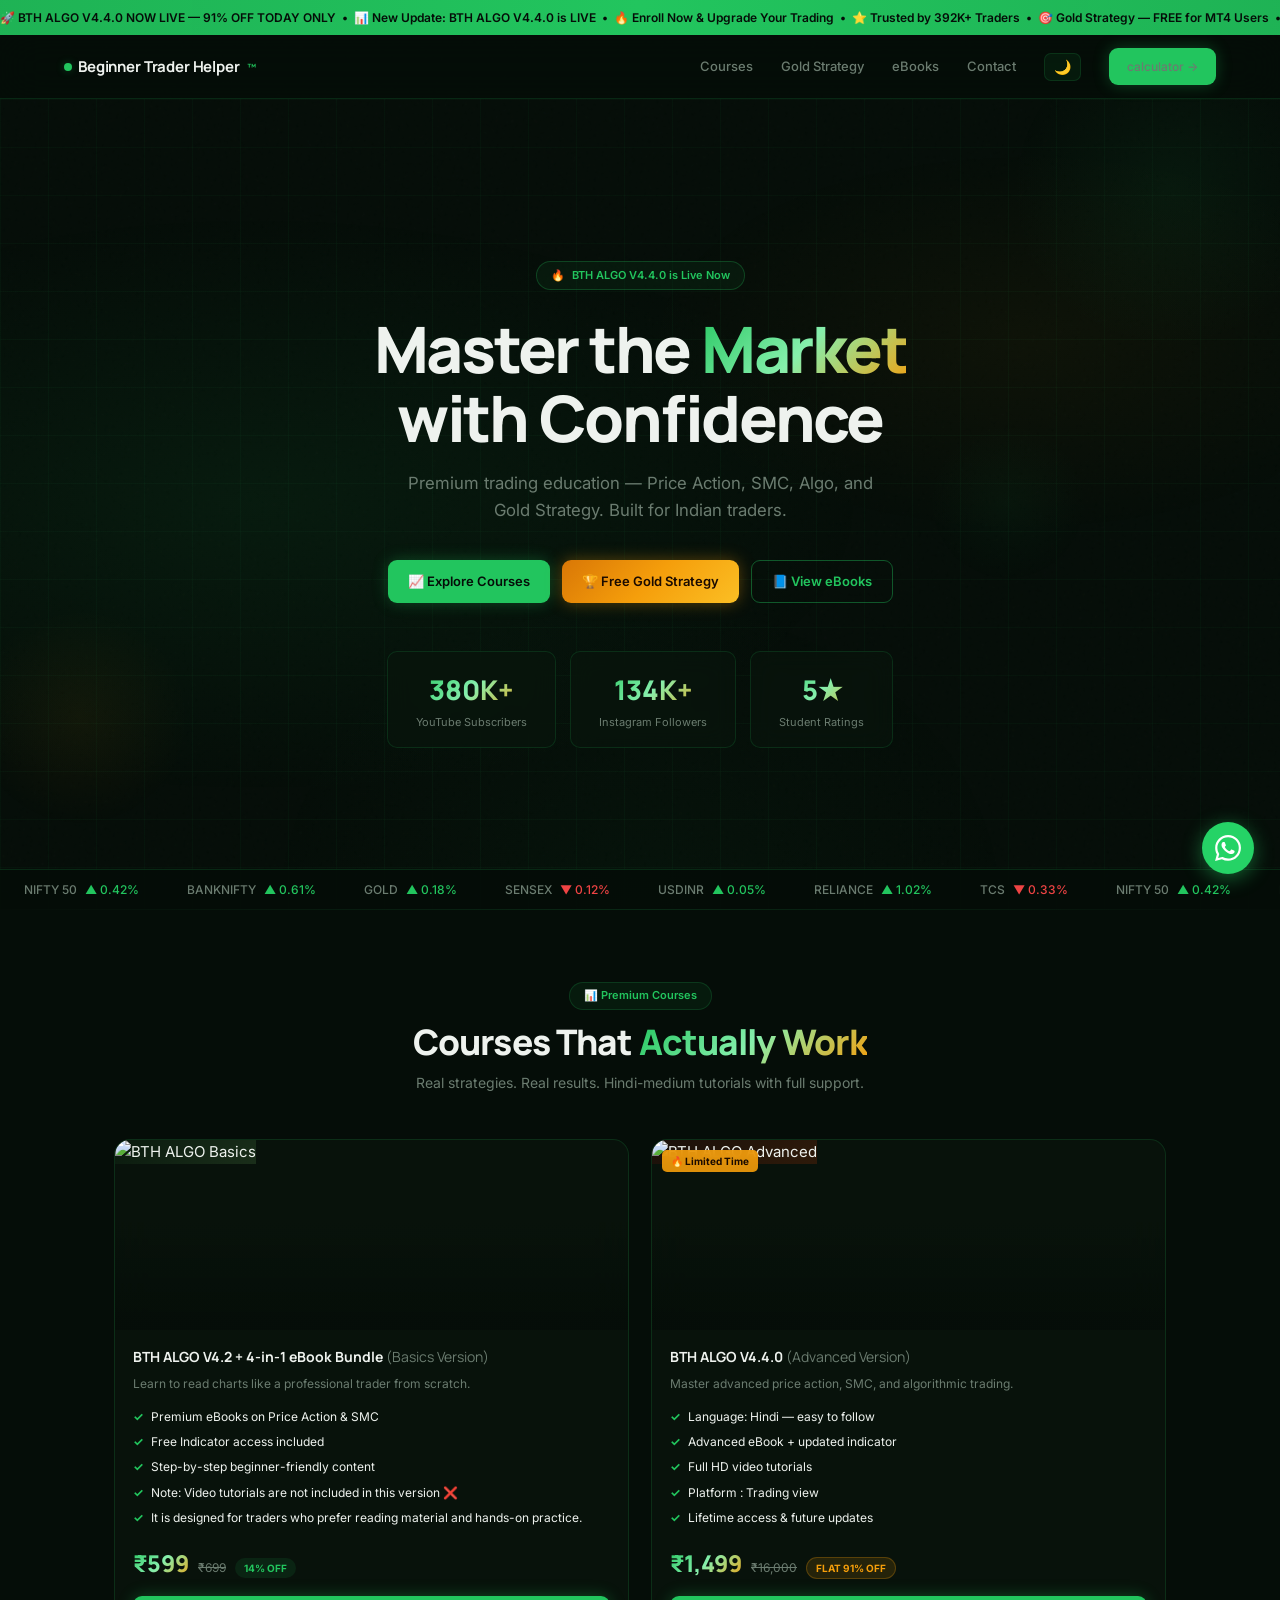
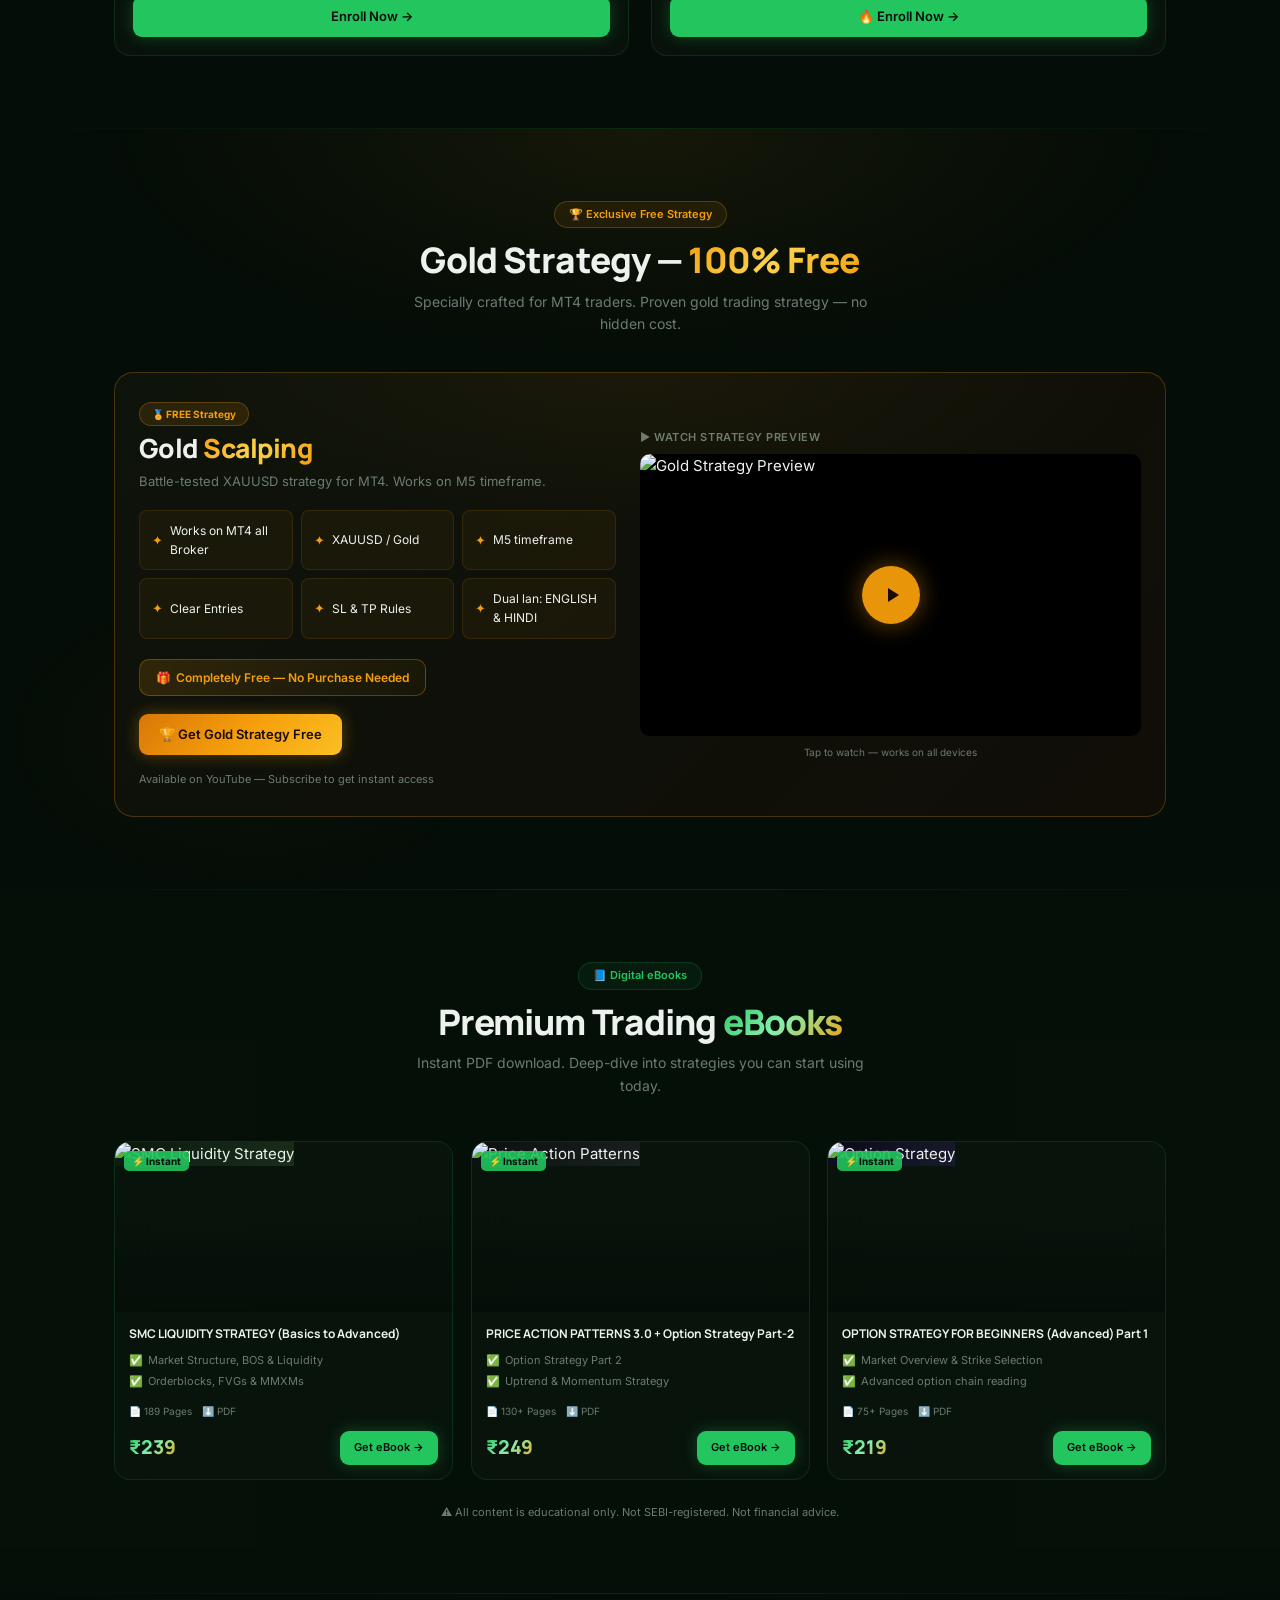
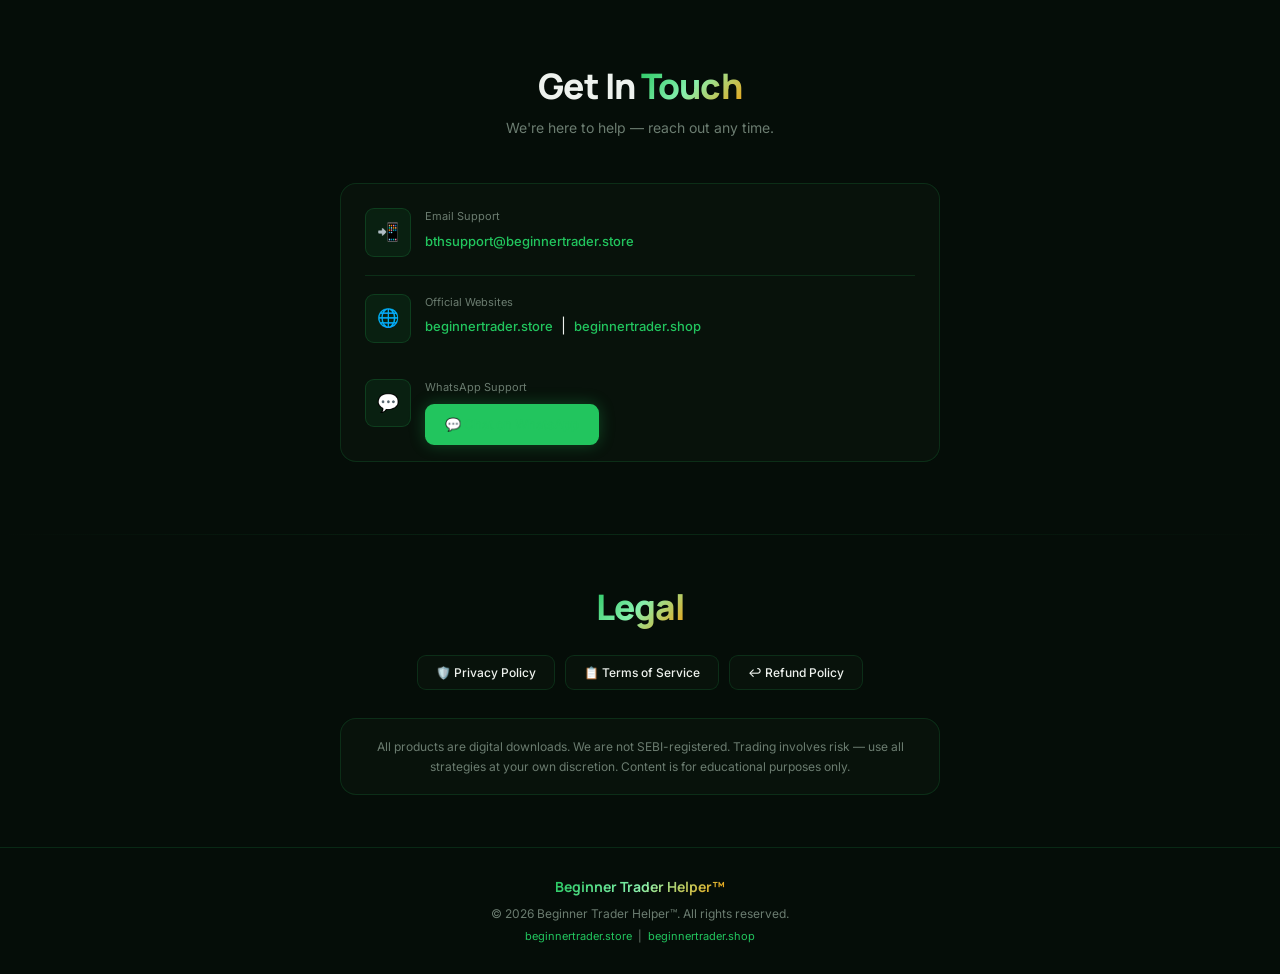
<file: index.html>
<!DOCTYPE html>
<html lang="en" class="dark">
<head>
<meta charset="UTF-8">
<meta name="viewport" content="width=device-width, initial-scale=1.0, viewport-fit=cover">
<title>Beginner Trader Helper™ - Master the Market</title>
<meta name="description" content="Learn trading with premium courses and eBooks. Master Price Action, SMC strategies, and algo trading.">
<link rel="preconnect" href="https://fonts.googleapis.com">
<link href="https://fonts.googleapis.com/css2?family=Inter:wght@300;400;500;600;700;800&family=Manrope:wght@400;500;600;700;800&display=swap" rel="stylesheet">
<style>
:root {
  --bg: #050d08;
  --bg2: #071009;
  --card: rgba(10,22,14,0.7);
  --border: rgba(34,197,94,0.15);
  --border-hover: rgba(34,197,94,0.4);
  --green: #22c55e;
  --green-dim: rgba(34,197,94,0.08);
  --green-glow: rgba(34,197,94,0.3);
  --gold: #f59e0b;
  --gold-dim: rgba(245,158,11,0.1);
  --gold-glow: rgba(245,158,11,0.35);
  --text: #eef2ee;
  --muted: #6b7c70;
  --radius: 1rem;
  --font-display: 'Manrope', sans-serif;
  --font-body: 'Inter', sans-serif;
}
*, *::before, *::after { box-sizing: border-box; margin: 0; padding: 0; }
html { scroll-behavior: smooth; }
body {
  background: var(--bg);
  color: var(--text);
  font-family: var(--font-body);
  font-size: 15px;
  line-height: 1.6;
  overflow-x: hidden;
}

/* ========= NOISE GRAIN OVERLAY ========= */
body::before {
  content:'';
  position: fixed;
  inset: 0;
  background-image: url("data:image/svg+xml,%3Csvg viewBox='0 0 256 256' xmlns='http://www.w3.org/2000/svg'%3E%3Cfilter id='noise'%3E%3CfeTurbulence type='fractalNoise' baseFrequency='0.9' numOctaves='4' stitchTiles='stitch'/%3E%3C/filter%3E%3Crect width='100%25' height='100%25' filter='url(%23noise)' opacity='0.035'/%3E%3C/svg%3E");
  pointer-events: none;
  z-index: 0;
  opacity: 0.5;
}

/* ========= GRID LINES BG ========= */
.grid-bg {
  background-image: linear-gradient(rgba(34,197,94,0.04) 1px, transparent 1px), linear-gradient(90deg, rgba(34,197,94,0.04) 1px, transparent 1px);
  background-size: 48px 48px;
}

/* ========= SCROLLBAR ========= */
::-webkit-scrollbar { width: 4px; }
::-webkit-scrollbar-track { background: var(--bg); }
::-webkit-scrollbar-thumb { background: var(--green); border-radius: 2px; }

/* ========= TYPOGRAPHY ========= */
.font-display { font-family: var(--font-display); }
.gradient-text {
  background: linear-gradient(135deg, var(--green), #86efac, var(--gold));
  -webkit-background-clip: text;
  background-clip: text;
  color: transparent;
}
.gold-text {
  background: linear-gradient(135deg, var(--gold), #fcd34d, #f59e0b);
  -webkit-background-clip: text;
  background-clip: text;
  color: transparent;
}

/* ========= ANNOUNCEMENT BAR ========= */
.ann-bar {
  background: linear-gradient(90deg, rgba(34,197,94,0.9), rgba(34,197,94,1), rgba(34,197,94,0.9));
  padding: 8px 0;
  font-size: 12px;
  font-weight: 600;
  color: #050d08;
  overflow: hidden;
  position: relative;
  z-index: 100;
}
.marquee-track {
  display: flex;
  animation: marquee 22s linear infinite;
  white-space: nowrap;
  width: max-content;
}
@keyframes marquee { from { transform: translateX(0); } to { transform: translateX(-50%); } }

/* ========= NAV ========= */
nav {
  position: sticky;
  top: 0;
  z-index: 90;
  background: rgba(5,13,8,0.85);
  backdrop-filter: blur(20px);
  -webkit-backdrop-filter: blur(20px);
  border-bottom: 1px solid var(--border);
}
.nav-inner {
  max-width: 1200px;
  margin: 0 auto;
  padding: 13px 24px;
  display: flex;
  align-items: center;
  justify-content: space-between;
}
/* Logo — clean and understated */
.logo {
  font-family: var(--font-display);
  font-size: 15px;
  font-weight: 700;
  letter-spacing: -0.01em;
  text-decoration: none;
  display: flex;
  align-items: center;
  gap: 6px;
}
.logo-dot {
  width: 8px; height: 8px;
  border-radius: 50%;
  background: var(--green);
  box-shadow: 0 0 8px var(--green-glow);
  flex-shrink: 0;
}
.nav-links { display: flex; align-items: center; gap: 28px; }
.nav-links a { color: var(--muted); text-decoration: none; font-size: 13px; font-weight: 500; transition: color 0.2s; }
.nav-links a:hover { color: var(--green); }
.hamburger { display: none; background: none; border: 1px solid var(--border); padding: 7px 10px; border-radius: 8px; cursor: pointer; color: var(--text); font-size: 16px; }
.mobile-menu { display: none; flex-direction: column; gap: 14px; padding: 14px 24px 18px; border-top: 1px solid var(--border); }
.mobile-menu.open { display: flex; }
.mobile-menu a { color: var(--muted); text-decoration: none; font-size: 14px; }

/* ========= BUTTONS ========= */
.btn-primary {
  display: inline-flex; align-items: center; justify-content: center; gap: 7px;
  background: var(--green); color: #050d08;
  border: none; border-radius: 9px; padding: 10px 20px;
  font-family: var(--font-body); font-size: 13px; font-weight: 600;
  cursor: pointer; text-decoration: none;
  transition: all 0.25s cubic-bezier(0.34,1.56,0.64,1);
  box-shadow: 0 0 16px rgba(34,197,94,0.3);
}
.btn-primary:hover { transform: translateY(-2px) scale(1.02); box-shadow: 0 0 32px rgba(34,197,94,0.5); }
.btn-outline {
  display: inline-flex; align-items: center; justify-content: center; gap: 7px;
  background: transparent; color: var(--green);
  border: 1px solid rgba(34,197,94,0.4); border-radius: 9px; padding: 10px 20px;
  font-family: var(--font-body); font-size: 13px; font-weight: 600;
  cursor: pointer; text-decoration: none;
  transition: all 0.25s;
}
.btn-outline:hover { background: rgba(34,197,94,0.08); border-color: var(--green); transform: translateY(-2px); }
.btn-gold {
  display: inline-flex; align-items: center; justify-content: center; gap: 7px;
  background: linear-gradient(135deg, #d97706, #f59e0b, #fbbf24);
  color: #1a0a00; border: none; border-radius: 9px; padding: 10px 20px;
  font-family: var(--font-body); font-size: 13px; font-weight: 600;
  cursor: pointer; text-decoration: none;
  transition: all 0.25s cubic-bezier(0.34,1.56,0.64,1);
  box-shadow: 0 0 16px rgba(245,158,11,0.35);
}
.btn-gold:hover { transform: translateY(-2px) scale(1.02); box-shadow: 0 0 32px rgba(245,158,11,0.6); }

/* ========= GLASS CARD ========= */
.glass {
  background: var(--card);
  backdrop-filter: blur(20px);
  -webkit-backdrop-filter: blur(20px);
  border: 1px solid var(--border);
  border-radius: var(--radius);
}
.glass-hover {
  background: var(--card);
  backdrop-filter: blur(20px);
  -webkit-backdrop-filter: blur(20px);
  border: 1px solid var(--border);
  border-radius: var(--radius);
  transition: all 0.4s cubic-bezier(0.25,0.46,0.45,0.94);
  will-change: transform;
}
.glass-hover:hover {
  border-color: var(--border-hover);
  transform: translateY(-5px);
  box-shadow: 0 16px 48px rgba(34,197,94,0.12), 0 0 0 1px rgba(34,197,94,0.08);
}

/* ========= SECTION ========= */
.section { padding: 72px 0; position: relative; }
.section-inner { max-width: 1100px; margin: 0 auto; padding: 0 24px; }
.section-title {
  font-family: var(--font-display);
  font-size: clamp(1.6rem, 3.5vw, 2.2rem);
  font-weight: 800;
  margin-bottom: 10px;
  line-height: 1.15;
  letter-spacing: -0.025em;
}
.section-sub { color: var(--muted); font-size: 14px; max-width: 480px; }

/* ========= HERO ========= */
.hero {
  position: relative;
  min-height: 90vh;
  display: flex;
  align-items: center;
  justify-content: center;
  overflow: hidden;
}
.hero-mesh {
  position: absolute; inset: 0; z-index: 0;
  background:
    radial-gradient(ellipse 80% 60% at 20% 50%, rgba(34,197,94,0.07) 0%, transparent 60%),
    radial-gradient(ellipse 50% 40% at 80% 30%, rgba(245,158,11,0.04) 0%, transparent 60%),
    radial-gradient(ellipse 60% 80% at 50% 100%, rgba(34,197,94,0.03) 0%, transparent 50%);
}
.orb {
  position: absolute; border-radius: 50%; pointer-events: none;
  animation: float-orb 8s ease-in-out infinite;
}
.orb1 { width: 320px; height: 320px; top:-70px; right:-50px; background: radial-gradient(circle, rgba(34,197,94,0.06), transparent 70%); animation-delay: 0s; }
.orb2 { width: 220px; height: 220px; bottom: 10%; left: -30px; background: radial-gradient(circle, rgba(245,158,11,0.05), transparent 70%); animation-delay: -3s; }
.orb3 { width: 160px; height: 160px; top:40%; right: 15%; background: radial-gradient(circle, rgba(34,197,94,0.04), transparent 70%); animation-delay: -5s; }
@keyframes float-orb {
  0%,100% { transform: translateY(0) scale(1); }
  33% { transform: translateY(-18px) scale(1.03); }
  66% { transform: translateY(8px) scale(0.97); }
}
.ticker-strip {
  position: absolute; bottom: 0; left: 0; right: 0;
  background: rgba(5,13,8,0.9); border-top: 1px solid var(--border);
  padding: 10px 0; overflow: hidden;
}
.ticker-inner { display: flex; animation: marquee 18s linear infinite; width: max-content; white-space: nowrap; }
.ticker-item { display: inline-flex; align-items: center; gap: 8px; padding: 0 24px; font-size: 12px; font-weight: 500; color: var(--muted); }
.ticker-item .up { color: var(--green); }
.ticker-item .down { color: #ef4444; }

.hero-content { position: relative; z-index: 2; text-align: center; padding: 0 24px; max-width: 780px; }
.badge-new {
  display: inline-flex; align-items: center; gap: 7px;
  border: 1px solid rgba(34,197,94,0.25);
  background: rgba(34,197,94,0.06);
  border-radius: 100px; padding: 5px 14px;
  font-size: 11px; font-weight: 600; color: var(--green);
  margin-bottom: 24px;
  animation: pulse-badge 3s ease-in-out infinite;
}
@keyframes pulse-badge {
  0%,100% { box-shadow: 0 0 0 0 rgba(34,197,94,0.25); }
  50% { box-shadow: 0 0 0 6px rgba(34,197,94,0); }
}
.hero-h1 {
  font-family: var(--font-display);
  font-size: clamp(2.2rem, 5.5vw, 4rem);
  font-weight: 800;
  line-height: 1.08;
  letter-spacing: -0.035em;
  margin-bottom: 18px;
}
.hero-sub {
  font-size: clamp(0.9rem, 2vw, 1.05rem);
  color: var(--muted);
  font-weight: 400;
  margin-bottom: 12px;
  max-width: 500px;
  margin-left: auto; margin-right: auto;
}
.hero-quote { font-size: 13px; color: var(--muted); font-style: italic; margin-bottom: 36px; opacity: 0.75; }
.hero-ctas { display: flex; flex-wrap: wrap; gap: 12px; justify-content: center; margin-bottom: 48px; }
.hero-stats { display: flex; flex-wrap: wrap; gap: 14px; justify-content: center; }
.stat-card {
  background: rgba(10,22,14,0.55);
  border: 1px solid var(--border);
  border-radius: 10px;
  padding: 16px 28px;
  text-align: center;
  backdrop-filter: blur(12px);
  -webkit-backdrop-filter: blur(12px);
}
.stat-num { font-family: var(--font-display); font-size: 1.7rem; font-weight: 800; }
.stat-label { font-size: 11px; color: var(--muted); margin-top: 2px; }

/* ========= COURSES ========= */
.courses-grid { display: grid; grid-template-columns: repeat(auto-fit, minmax(300px, 1fr)); gap: 22px; margin-top: 44px; }
.course-card { display: flex; flex-direction: column; overflow: hidden; }
.course-img { position: relative; overflow: hidden; height: 190px; }
.course-img img { width: 100%; height: 100%; object-fit: cover; transition: transform 0.5s ease; }
.course-card:hover .course-img img { transform: scale(1.05); }
.course-img::after { content:''; position:absolute; inset:0; background:linear-gradient(to top, rgba(5,13,8,0.9) 0%, transparent 60%); }
.course-badge {
  position: absolute; top: 10px; left: 10px; z-index: 1;
  background: rgba(245,158,11,0.9); color: #1a0a00;
  border-radius: 5px; padding: 3px 9px; font-size: 10px; font-weight: 700;
  backdrop-filter: blur(4px);
}
.course-body { padding: 18px; flex: 1; display: flex; flex-direction: column; }
.course-title { font-family: var(--font-display); font-size: 14px; font-weight: 700; margin-bottom: 7px; line-height: 1.35; }
.course-desc { font-size: 12px; color: var(--muted); margin-bottom: 14px; }
.feature-list { list-style: none; margin-bottom: 18px; display: flex; flex-direction: column; gap: 6px; }
.feature-list li { font-size: 12px; display: flex; gap: 7px; align-items: flex-start; }
.feature-list li::before { content:'✓'; color: var(--green); font-weight: 700; flex-shrink: 0; }
.price-row { margin-top: auto; display: flex; align-items: baseline; gap: 9px; margin-bottom: 14px; flex-wrap: wrap; }
.price-now { font-family: var(--font-display); font-size: 1.45rem; font-weight: 800; }
.price-old { font-size: 12px; color: var(--muted); text-decoration: line-through; }
.discount-pill { background: rgba(34,197,94,0.1); color: var(--green); border-radius: 100px; padding: 2px 9px; font-size: 10px; font-weight: 700; }

/* ========= GOLD FREE SECTION ========= */
.gold-section { padding: 72px 0; position: relative; overflow: hidden; }
.gold-bg {
  position: absolute; inset: 0; z-index: 0;
  background:
    radial-gradient(ellipse 70% 50% at 50% 0%, rgba(245,158,11,0.07) 0%, transparent 60%),
    radial-gradient(ellipse 40% 40% at 20% 80%, rgba(245,158,11,0.04) 0%, transparent 50%);
}
.gold-card {
  background: linear-gradient(135deg, rgba(15,20,12,0.9), rgba(18,14,8,0.9));
  border: 1px solid rgba(245,158,11,0.25);
  border-radius: 1.2rem;
  overflow: hidden;
  position: relative;
  transition: all 0.4s ease;
}
.gold-card::before {
  content:'';
  position: absolute; inset: 0;
  background: radial-gradient(ellipse 80% 60% at 50% 0%, rgba(245,158,11,0.05) 0%, transparent 60%);
  pointer-events: none;
}
.gold-card:hover { border-color: rgba(245,158,11,0.4); box-shadow: 0 16px 48px rgba(245,158,11,0.1); transform: translateY(-3px); }
.gold-tag {
  display: inline-flex; align-items: center; gap: 5px;
  background: rgba(245,158,11,0.12); border: 1px solid rgba(245,158,11,0.25);
  border-radius: 100px; padding: 3px 12px; font-size: 10px; font-weight: 700; color: var(--gold);
  margin-bottom: 7px;
}
.gold-title { font-family: var(--font-display); font-size: clamp(1.25rem,2.5vw,1.65rem); font-weight: 800; line-height: 1.15; letter-spacing: -0.02em; }
.gold-desc { font-size: 13px; color: var(--muted); margin: 8px 0 0; }
.video-container {
  position: relative; width: 100%;
  border-radius: 10px; overflow: hidden;
  background: #000;
  aspect-ratio: 16 / 9;
}
.video-thumbnail { position: relative; cursor: pointer; width: 100%; height: 100%; }
.video-thumbnail img {
  width: 100%; height: 100%; object-fit: cover;
  display: block;
  transition: transform 0.3s ease, brightness 0.3s ease;
}
.video-thumbnail:hover img { transform: scale(1.02); filter: brightness(0.8); }
.play-btn {
  position: absolute; top: 50%; left: 50%; transform: translate(-50%,-50%);
  width: 58px; height: 58px; border-radius: 50%;
  background: rgba(245,158,11,0.95);
  display: flex; align-items: center; justify-content: center;
  transition: all 0.25s cubic-bezier(0.34,1.56,0.64,1);
  box-shadow: 0 0 24px rgba(245,158,11,0.45);
}
.play-btn svg { width: 24px; height: 24px; fill: #1a0a00; margin-left: 3px; }
.video-thumbnail:hover .play-btn { transform: translate(-50%,-50%) scale(1.08); box-shadow: 0 0 40px rgba(245,158,11,0.7); }
.video-iframe { position: absolute; inset: 0; width: 100%; height: 100%; border: 0; }
.gold-features-grid { display: grid; grid-template-columns: repeat(auto-fit, minmax(150px, 1fr)); gap: 8px; }
.gold-feat {
  background: rgba(245,158,11,0.05); border: 1px solid rgba(245,158,11,0.12);
  border-radius: 8px; padding: 10px 12px;
  font-size: 12px; display: flex; align-items: center; gap: 7px;
}
.gold-feat .check { color: var(--gold); font-size: 13px; flex-shrink: 0; }
.free-badge {
  display: inline-flex; align-items: center; gap: 5px;
  background: linear-gradient(135deg, rgba(245,158,11,0.15), rgba(245,158,11,0.04));
  border: 1px solid rgba(245,158,11,0.3);
  border-radius: 10px; padding: 8px 16px;
  font-size: 12px; font-weight: 600; color: var(--gold);
  width: fit-content;
}

/* ========= EBOOKS ========= */
.ebooks-grid { display: grid; grid-template-columns: repeat(auto-fit, minmax(250px, 1fr)); gap: 18px; margin-top: 44px; }
.ebook-card { display: flex; flex-direction: column; overflow: hidden; }
.ebook-img { position: relative; height: 170px; overflow: hidden; }
.ebook-img img { width: 100%; height: 100%; object-fit: cover; transition: transform 0.5s ease; }
.ebook-card:hover .ebook-img img { transform: scale(1.06); }
.ebook-img::after { content:''; position:absolute; inset:0; background:linear-gradient(to top, rgba(5,13,8,0.85) 0%, transparent 60%); }
.ebook-instant {
  position: absolute; top: 9px; left: 9px; z-index: 1;
  background: rgba(34,197,94,0.9); color: #050d08;
  border-radius: 5px; padding: 2px 8px; font-size: 10px; font-weight: 700;
}
.ebook-body { padding: 14px; flex: 1; display: flex; flex-direction: column; }
.ebook-title { font-family: var(--font-display); font-size: 12px; font-weight: 700; margin-bottom: 9px; line-height: 1.4; }
.ebook-feats { list-style: none; margin-bottom: 12px; display: flex; flex-direction: column; gap: 4px; }
.ebook-feats li { font-size: 11px; color: var(--muted); display: flex; gap: 5px; }
.ebook-feats li::before { content:'✅'; flex-shrink: 0; }
.ebook-meta { display: flex; gap: 10px; font-size: 10px; color: var(--muted); margin-bottom: 12px; }
.ebook-footer { margin-top: auto; display: flex; align-items: center; justify-content: space-between; }
.ebook-price { font-family: var(--font-display); font-size: 1.2rem; font-weight: 800; }

/* ========= CONTACT ========= */
.contact-card { max-width: 600px; margin: 44px auto 0; }
.contact-row { display: flex; align-items: flex-start; gap: 14px; padding: 18px 0; }
.contact-row + .contact-row { border-top: 1px solid var(--border); }
.contact-icon { background: rgba(34,197,94,0.08); border: 1px solid rgba(34,197,94,0.18); border-radius: 9px; padding: 9px 11px; font-size: 18px; flex-shrink: 0; }
.contact-label { font-size: 11px; color: var(--muted); margin-bottom: 3px; }
.contact-val a { color: var(--green); text-decoration: none; font-size: 13px; font-weight: 500; }
.contact-val a:hover { text-decoration: underline; }
.contact-val p { font-size: 12px; color: var(--muted); }

/* ========= LEGAL ========= */
.legal-btns { display: flex; flex-wrap: wrap; justify-content: center; gap: 10px; margin: 28px 0; }
.legal-btn {
  background: var(--card); border: 1px solid var(--border);
  border-radius: 9px; padding: 9px 18px;
  font-size: 12px; font-weight: 500; color: var(--text);
  cursor: pointer; font-family: var(--font-body);
  transition: all 0.2s;
}
.legal-btn:hover { border-color: rgba(34,197,94,0.35); color: var(--green); }

/* ========= MODAL ========= */
.modal-overlay {
  position: fixed; inset: 0; z-index: 999;
  background: rgba(0,0,0,0.8);
  backdrop-filter: blur(8px);
  display: flex; align-items: center; justify-content: center;
  padding: 20px;
  opacity: 0; pointer-events: none;
  transition: opacity 0.3s ease;
}
.modal-overlay.open { opacity: 1; pointer-events: all; }
.modal-box {
  background: #0a1610;
  border: 1px solid var(--border);
  border-radius: 1rem;
  padding: 24px;
  max-width: 460px;
  width: 100%;
  position: relative;
  transform: scale(0.93) translateY(16px);
  transition: transform 0.3s cubic-bezier(0.34,1.56,0.64,1);
}
.modal-overlay.open .modal-box { transform: scale(1) translateY(0); }
.modal-close {
  position: absolute; top: 12px; right: 12px;
  background: rgba(255,255,255,0.04); border: 1px solid var(--border);
  border-radius: 7px; padding: 3px 9px; cursor: pointer;
  color: var(--muted); font-size: 14px; font-family: var(--font-body);
  transition: all 0.2s;
}
.modal-close:hover { color: var(--text); border-color: rgba(255,255,255,0.2); }

/* ========= OFFER POPUP — compact & clean ========= */
.offer-modal .modal-box {
  background: #080f0a;
  border: 1px solid rgba(34,197,94,0.2);
  max-width: 360px;            /* smaller width */
  padding: 22px 22px 20px;
  text-align: center;
}
.offer-shimmer {
  position: absolute; top: 0; left: -100%; width: 60%; height: 100%;
  background: linear-gradient(90deg, transparent, rgba(34,197,94,0.04), transparent);
  animation: shimmer 3s ease-in-out infinite;
}
@keyframes shimmer { to { left: 150%; } }
.offer-badge {
  display: inline-flex; align-items: center; gap: 5px;
  background: rgba(34,197,94,0.08); border: 1px solid rgba(34,197,94,0.2);
  border-radius: 100px; padding: 4px 12px; font-size: 10px; font-weight: 700; color: var(--green);
  margin-bottom: 12px;
}
.offer-title {
  font-family: var(--font-display);
  font-size: 1.25rem;          /* was 1.6rem — much smaller */
  font-weight: 800;
  margin-bottom: 4px;
  line-height: 1.2;
}
.offer-price-row { display: flex; align-items: baseline; justify-content: center; gap: 10px; margin: 12px 0 4px; }
.offer-price-now { font-family: var(--font-display); font-size: 1.8rem; font-weight: 800; }  /* was 2.4rem */
.offer-price-old { font-size: 0.9rem; color: var(--muted); text-decoration: line-through; }
.offer-pill {
  background: rgba(245,158,11,0.1); border: 1px solid rgba(245,158,11,0.25);
  color: var(--gold); border-radius: 100px; padding: 3px 11px;
  font-size: 10px; font-weight: 700; display: inline-block; margin-bottom: 14px;
}
.offer-desc { font-size: 12px; color: var(--muted); margin-bottom: 14px; line-height: 1.5; }
.countdown { display: flex; justify-content: center; gap: 8px; margin-bottom: 16px; }
.countdown-cell {
  background: rgba(34,197,94,0.06); border: 1px solid rgba(34,197,94,0.15);
  border-radius: 7px; padding: 7px 10px; text-align: center; min-width: 46px;
}
.countdown-num { font-family: var(--font-display); font-size: 1.1rem; font-weight: 800; color: var(--green); line-height: 1; }
.countdown-lbl { font-size: 9px; color: var(--muted); margin-top: 2px; text-transform: uppercase; letter-spacing: 0.04em; }
.offer-actions { display: flex; flex-direction: column; gap: 8px; }
.offer-dismiss { margin-top: 10px; font-size: 11px; color: var(--muted); cursor: pointer; }
.offer-dismiss:hover { color: var(--text); }

/* ========= WHATSAPP FLOAT ========= */
.wa-float {
  position: fixed; bottom: 26px; right: 26px; z-index: 80;
  width: 52px; height: 52px; border-radius: 50%;
  background: #25D366;
  display: flex; align-items: center; justify-content: center;
  cursor: pointer; text-decoration: none;
  box-shadow: 0 4px 20px rgba(37,211,102,0.45);
  animation: wa-bounce 2.4s cubic-bezier(0.28,0.84,0.42,1) infinite;
}
.wa-float:hover { animation: none; transform: scale(1.12); box-shadow: 0 6px 30px rgba(37,211,102,0.65); }
.wa-float svg { width: 26px; height: 26px; fill: white; }
.wa-tooltip {
  position: absolute; right: 64px; top: 50%; transform: translateY(-50%);
  background: rgba(10,22,14,0.95); border: 1px solid rgba(37,211,102,0.25);
  border-radius: 7px; padding: 6px 11px;
  font-size: 11px; font-weight: 600; color: var(--text);
  white-space: nowrap; opacity: 0; pointer-events: none;
  transition: opacity 0.2s;
}
.wa-float:hover .wa-tooltip { opacity: 1; }
@keyframes wa-bounce {
  0%,100% { transform: translateY(0) scale(1); }
  20% { transform: translateY(-10px) scale(1.05); }
  40% { transform: translateY(-3px) scale(0.97); }
  60% { transform: translateY(-7px) scale(1.02); }
  80% { transform: translateY(-2px) scale(0.99); }
}

/* ========= DIVIDERS ========= */
.section-divider { height: 1px; background: linear-gradient(90deg, transparent, var(--border), transparent); margin: 0; }

/* ========= FOOTER ========= */
footer {
  border-top: 1px solid var(--border);
  padding: 28px 24px;
  text-align: center;
  font-size: 12px;
  color: var(--muted);
}
footer a { color: var(--green); text-decoration: none; }
footer a:hover { text-decoration: underline; }

/* ========= ANIMATIONS ========= */
.fade-up { opacity: 0; transform: translateY(24px); transition: opacity 0.6s ease, transform 0.6s ease; }
.fade-up.visible { opacity: 1; transform: translateY(0); }
.fade-up-d1 { transition-delay: 0.1s; }
.fade-up-d2 { transition-delay: 0.2s; }
.fade-up-d3 { transition-delay: 0.3s; }
.fade-up-d4 { transition-delay: 0.4s; }

/* ========= RESPONSIVE ========= */
@media (max-width: 768px) {
  .nav-links { display: none; }
  .hamburger { display: block; }
  .hero-h1 { font-size: 2.2rem; }
  .courses-grid { grid-template-columns: 1fr; }
  .ebooks-grid { grid-template-columns: repeat(auto-fit, minmax(220px, 1fr)); }
  .section { padding: 52px 0; }
  .gold-card .p-grid { grid-template-columns: 1fr !important; }
  .countdown-cell { min-width: 42px; padding: 6px 8px; }
}
@media (max-width: 480px) {
  .hero-h1 { font-size: 1.9rem; }
  .stat-card { padding: 12px 18px; }
  .stat-num { font-size: 1.5rem; }
  .ebooks-grid { grid-template-columns: 1fr; }
  .offer-modal .modal-box { max-width: calc(100vw - 32px); padding: 18px; }
}

/* ========= LIGHT THEME ========= */
html.light {
  --bg: #f0f4f0;
  --bg2: #e8ece8;
  --card: rgba(255,255,255,0.8);
  --border: rgba(34,197,94,0.2);
  --border-hover: rgba(34,197,94,0.5);
  --green-dim: rgba(34,197,94,0.06);
  --text: #0f1f14;
  --muted: #5a7060;
}
html.light body { background: var(--bg); }
html.light .hero-mesh {
  background:
    radial-gradient(ellipse 80% 60% at 20% 50%, rgba(34,197,94,0.05) 0%, transparent 60%),
    radial-gradient(ellipse 50% 40% at 80% 30%, rgba(245,158,11,0.03) 0%, transparent 60%);
}
html.light nav { background: rgba(240,244,240,0.92); }
html.light .modal-box { background: #f8faf8; }
html.light .offer-modal .modal-box { background: #f2f8f3; border-color: rgba(34,197,94,0.25); }
html.light .gold-card { background: linear-gradient(135deg, rgba(255,252,240,0.95), rgba(255,248,220,0.9)); }
html.light .ticker-strip { background: rgba(240,244,240,0.95); }
html.light footer { background: var(--bg); }
</style>
</head>
<body>

<!-- ANNOUNCEMENT BAR -->
<div class="ann-bar">
  <div class="marquee-track">
    <span>🚀&nbsp;BTH ALGO V4.4.0 NOW LIVE — 91% OFF TODAY ONLY &nbsp;•&nbsp; 📊 New Update: BTH ALGO V4.4.0 is LIVE &nbsp;•&nbsp; 🔥 Enroll Now & Upgrade Your Trading &nbsp;•&nbsp; ⭐ Trusted by 392K+ Traders &nbsp;•&nbsp; 🎯 Gold Strategy — FREE for MT4 Users &nbsp;•&nbsp; 🚀&nbsp;BTH ALGO V4.4.0 NOW LIVE — 91% OFF TODAY ONLY &nbsp;•&nbsp; 📊 New Update: BTH ALGO V4.4.0 is LIVE &nbsp;•&nbsp; 🔥 Enroll Now & Upgrade Your Trading &nbsp;•&nbsp; ⭐ Trusted by 392K+ Traders &nbsp;•&nbsp; 🎯 Gold Strategy — FREE for MT4 Users &nbsp;•&nbsp;</span>
  </div>
</div>

<!-- NAV -->
<nav>
  <div class="nav-inner">
    <a href="#" class="logo">
      <div class="logo-dot"></div>
      <span style="color:var(--text);">Beginner Trader Helper</span><span style="color:var(--green);font-size:10px;vertical-align:super;margin-left:1px;">™</span>
    </a>
    <div class="nav-links">
      <a href="#courses">Courses</a>
      <a href="#gold-strategy">Gold Strategy</a>
      <a href="#ebooks">eBooks</a>
      <a href="#contact">Contact</a>
      <button id="themeToggle" onclick="toggleTheme()" style="background:rgba(34,197,94,0.07);border:1px solid var(--border);border-radius:7px;padding:5px 9px;cursor:pointer;color:var(--text);font-size:14px;">🌙</button>
      <a href="https://beginnertrader.shop/calculator/" class="btn-primary" style="padding:9px 18px;font-size:12px;">calculator →</a>
    </div>
    <button class="hamburger" onclick="toggleMenu()" aria-label="Menu">☰</button>
  </div>
  <div class="mobile-menu" id="mobileMenu">
    <a href="#courses" onclick="closeMenu()">📈 Courses</a>
    <a href="#gold-strategy" onclick="closeMenu()">🏆 Gold Strategy</a>
    <a href="#ebooks" onclick="closeMenu()">📘 eBooks</a>
    <a href="#contact" onclick="closeMenu()">✉️ Contact</a>
    <div style="display:flex;gap:10px;align-items:center;">
      <button id="themeToggleMob" onclick="toggleTheme()" style="background:rgba(34,197,94,0.07);border:1px solid var(--border);border-radius:7px;padding:7px 11px;cursor:pointer;color:var(--text);font-size:14px;">🌙</button>
      <a href="https://beginnertrader.shop/calculator/" class="btn-primary" style="padding:9px 18px;font-size:12px;">calculator →</a>
    </div>
  </div>
</nav>

<!-- HERO -->
<section class="hero grid-bg">
  <div class="hero-mesh"></div>
  <div class="orb orb1"></div>
  <div class="orb orb2"></div>
  <div class="orb orb3"></div>
  <div class="hero-content">
    <div class="badge-new fade-up">
      <span>🔥</span> BTH ALGO V4.4.0 is Live Now
    </div>
    <h1 class="hero-h1 fade-up fade-up-d1">
      Master the <span class="gradient-text">Market</span><br>with Confidence
    </h1>
    <p class="hero-sub fade-up fade-up-d2">Premium trading education — Price Action, SMC, Algo, and Gold Strategy. Built for Indian traders.</p>
    <p class="hero-quote fade-up fade-up-d3"></p>
    <div class="hero-ctas fade-up fade-up-d4">
      <a href="#courses" class="btn-primary">📈 Explore Courses</a>
      <a href="#gold-strategy" class="btn-gold">🏆 Free Gold Strategy</a>
      <a href="#ebooks" class="btn-outline">📘 View eBooks</a>
    </div>
    <div class="hero-stats fade-up fade-up-d4">
      <div class="stat-card">
        <div class="stat-num gradient-text" id="countSubs">0</div>
        <div class="stat-label">YouTube Subscribers</div>
      </div>
      <div class="stat-card">
        <div class="stat-num gradient-text" id="countFollowers">0</div>
        <div class="stat-label">Instagram Followers</div>
      </div>
      <div class="stat-card">
        <div class="stat-num gradient-text">5★</div>
        <div class="stat-label">Student Ratings</div>
      </div>
    </div>
  </div>
  <!-- TICKER -->
  <div class="ticker-strip">
    <div class="ticker-inner">
      <span class="ticker-item">NIFTY 50 <span class="up">▲ 0.42%</span></span>
      <span class="ticker-item">BANKNIFTY <span class="up">▲ 0.61%</span></span>
      <span class="ticker-item">GOLD <span class="up">▲ 0.18%</span></span>
      <span class="ticker-item">SENSEX <span class="down">▼ 0.12%</span></span>
      <span class="ticker-item">USDINR <span class="up">▲ 0.05%</span></span>
      <span class="ticker-item">RELIANCE <span class="up">▲ 1.02%</span></span>
      <span class="ticker-item">TCS <span class="down">▼ 0.33%</span></span>
      <span class="ticker-item">NIFTY 50 <span class="up">▲ 0.42%</span></span>
      <span class="ticker-item">BANKNIFTY <span class="up">▲ 0.61%</span></span>
      <span class="ticker-item">GOLD <span class="up">▲ 0.18%</span></span>
      <span class="ticker-item">SENSEX <span class="down">▼ 0.12%</span></span>
      <span class="ticker-item">USDINR <span class="up">▲ 0.05%</span></span>
      <span class="ticker-item">RELIANCE <span class="up">▲ 1.02%</span></span>
      <span class="ticker-item">TCS <span class="down">▼ 0.33%</span></span>
    </div>
  </div>
</section>

<div class="section-divider"></div>

<!-- COURSES -->
<section class="section" id="courses">
  <div class="section-inner">
    <div class="text-center fade-up" style="text-align:center;margin-bottom:8px;">
      <span style="display:inline-block;background:rgba(34,197,94,0.07);border:1px solid rgba(34,197,94,0.18);border-radius:100px;padding:4px 14px;font-size:11px;font-weight:600;color:var(--green);margin-bottom:12px;">📊 Premium Courses</span>
      <h2 class="section-title">Courses That <span class="gradient-text">Actually Work</span></h2>
      <p class="section-sub" style="margin:0 auto;">Real strategies. Real results. Hindi-medium tutorials with full support.</p>
    </div>
    <div class="courses-grid">
      <!-- COURSE 1 -->
      <div class="glass-hover course-card fade-up fade-up-d1">
        <div class="course-img">
          <img src="https://i.postimg.cc/q72LZwhc/2.jpg" alt="BTH ALGO Basics" loading="lazy" onerror="this.style.background='linear-gradient(135deg,#0a1a0e,#1a2e1a)';this.removeAttribute('src')">
        </div>
        <div class="course-body">
          <h3 class="course-title">BTH ALGO V4.2 + 4-in-1 eBook Bundle <span style="color:var(--muted);font-weight:400;">(Basics Version)</span></h3>
          <p class="course-desc">Learn to read charts like a professional trader from scratch.</p>
          <ul class="feature-list">
            <li>Premium eBooks on Price Action & SMC</li>
            <li>Free Indicator access included</li>
            <li>Step-by-step beginner-friendly content</li>
            <li> Note: Video tutorials are not included in this version ❌</li>
            <li>It is designed for traders who prefer reading material and hands-on practice.</li>
          </ul>
          <div class="price-row">
            <span class="price-now gradient-text">₹599</span>
            <span class="price-old">₹699</span>
            <span class="discount-pill">14% OFF</span>
          </div>
          <a href="https://superprofile.bio/vp/6438454049f50000204a22c4" target="_blank" rel="noopener" class="btn-primary" style="width:100%">Enroll Now →</a>
        </div>
      </div>
      <!-- COURSE 2 -->
      <div class="glass-hover course-card fade-up fade-up-d2">
        <div class="course-img">
          <div class="course-badge">🔥 Limited Time</div>
          <img src="https://iili.io/qXp3qWx.md.png" alt="BTH ALGO Advanced" loading="lazy" onerror="this.style.background='linear-gradient(135deg,#1a100a,#2e1a0a)';this.removeAttribute('src')">
        </div>
        <div class="course-body">
          <h3 class="course-title">BTH ALGO V4.4.0 <span style="color:var(--muted);font-weight:400;">(Advanced Version)</span></h3>
          <p class="course-desc">Master advanced price action, SMC, and algorithmic trading.</p>
          <ul class="feature-list">
            <li>Language: Hindi — easy to follow</li>
            <li>Advanced eBook + updated indicator</li>
            <li>Full HD video tutorials</li>
            <li>Platform : Trading view</li>
            <li>Lifetime access & future updates</li>
          </ul>
          <div class="price-row">
            <span class="price-now gradient-text">₹1,499</span>
            <span class="price-old">₹16,000</span>
            <span class="discount-pill" style="background:rgba(245,158,11,0.12);color:var(--gold);border:1px solid rgba(245,158,11,0.25);">FLAT 91% OFF</span>
          </div>
          <a href="https://superprofile.bio/course/a3cd1c57-33ea-49f2-9733-0e3d2c50fa19?dc=bth4.3.3" target="_blank" rel="noopener" class="btn-primary" style="width:100%">🔥 Enroll Now →</a>
        </div>
      </div>
    </div>
  </div>
</section>

<div class="section-divider"></div>

<!-- GOLD STRATEGY FREE SECTION -->
<section class="gold-section" id="gold-strategy">
  <div class="gold-bg"></div>
  <div class="section-inner" style="position:relative;z-index:1;">
    <div class="text-center fade-up" style="text-align:center;margin-bottom:36px;">
      <span style="display:inline-block;background:rgba(245,158,11,0.08);border:1px solid rgba(245,158,11,0.25);border-radius:100px;padding:4px 14px;font-size:11px;font-weight:600;color:var(--gold);margin-bottom:12px;">🏆 Exclusive Free Strategy</span>
      <h2 class="section-title">Gold Strategy — <span class="gold-text">100% Free</span></h2>
      <p class="section-sub" style="margin:0 auto;">Specially crafted for MT4 traders. Proven gold trading strategy — no hidden cost.</p>
    </div>

    <div class="gold-card fade-up fade-up-d1">
      <div class="offer-shimmer"></div>
      <div style="display:grid;grid-template-columns:1fr 1fr;gap:0;" class="p-grid">
        <!-- LEFT: Info -->
        <div style="padding:28px 24px;" class="gold-left">
          <div style="margin-bottom:18px;">
            <div class="gold-tag">🏅 FREE Strategy</div>
            <h3 class="gold-title">Gold <span class="gold-text">Scalping</h3>
            <p class="gold-desc">Battle-tested XAUUSD strategy for MT4. Works on M5 timeframe.</p>
          </div>

          <div class="gold-features-grid" style="margin-bottom:20px;">
            <div class="gold-feat"><span class="check">✦</span> Works on MT4 all Broker</div>
            <div class="gold-feat"><span class="check">✦</span> XAUUSD / Gold</div>
            <div class="gold-feat"><span class="check">✦</span> M5 timeframe</div>
            <div class="gold-feat"><span class="check">✦</span> Clear Entries</div>
            <div class="gold-feat"><span class="check">✦</span> SL & TP Rules</div>
            <div class="gold-feat"><span class="check">✦</span> Dual lan: ENGLISH & HINDI</div>
          </div>

          <div class="free-badge" style="margin-bottom:18px;">
            <span>🎁</span> Completely Free — No Purchase Needed
          </div>

          <a href="https://www.youtube.com/@BeginnerTraderHelper" target="_blank" rel="noopener" class="btn-gold" style="margin-bottom:8px;">
            🏆 Get Gold Strategy Free
          </a>
          <p style="font-size:11px;color:var(--muted);margin-top:8px;">Available on YouTube — Subscribe to get instant access</p>
        </div>
        <!-- RIGHT: Video -->
        <div style="padding:24px 24px 24px 0;display:flex;flex-direction:column;justify-content:center;" class="gold-right">
          <p style="font-size:11px;color:var(--muted);margin-bottom:8px;font-weight:600;text-transform:uppercase;letter-spacing:0.05em;">▶ Watch Strategy Preview</p>
          <div class="video-container" id="videoContainer">
            <div class="video-thumbnail" id="videoThumb"
              data-youtube-id="huHVbCDRzy0"
              onclick="loadVideo(this)">
              <img
                src="https://iili.io/q9QeF7s.md.png"
                id="thumbImg"
                alt="Gold Strategy Preview"
                loading="lazy"
                onerror="this.src='https://img.youtube.com/vi/huHVbCDRzy0/hqdefault.jpg'"
              >
              <div class="play-btn">
                <svg viewBox="0 0 24 24"><path d="M8 5v14l11-7z"/></svg>
              </div>
            </div>
          </div>
          <p style="font-size:10px;color:var(--muted);margin-top:8px;text-align:center;">Tap to watch — works on all devices</p>
        </div>
      </div>
    </div>
  </div>
</section>

<div class="section-divider"></div>
<!-- EBOOKS -->
<section class="section" id="ebooks" style="background:rgba(34,197,94,0.015);">
  <div class="section-inner">
    <div class="text-center fade-up" style="text-align:center;margin-bottom:8px;">
      <span style="display:inline-block;background:rgba(34,197,94,0.07);border:1px solid rgba(34,197,94,0.18);border-radius:100px;padding:4px 14px;font-size:11px;font-weight:600;color:var(--green);margin-bottom:12px;">📘 Digital eBooks</span>
      <h2 class="section-title">Premium Trading <span class="gradient-text">eBooks</span></h2>
      <p class="section-sub" style="margin:0 auto;">Instant PDF download. Deep-dive into strategies you can start using today.</p>
    </div>
    <div class="ebooks-grid">
      <!-- EBOOK 1 -->
      <div class="glass-hover ebook-card fade-up fade-up-d1">
        <div class="ebook-img">
          <div class="ebook-instant">⚡ Instant</div>
          <img src="https://i.postimg.cc/XYFYvDTM/Picsart-24-11-17-14-19-23-695.png" alt="SMC Liquidity Strategy" loading="lazy" onerror="this.style.background='linear-gradient(135deg,#0a1a0e,#1a2e1a)';this.removeAttribute('src')">
        </div>
        <div class="ebook-body">
          <h3 class="ebook-title">SMC LIQUIDITY STRATEGY (Basics to Advanced)</h3>
          <ul class="ebook-feats">
            <li>Market Structure, BOS & Liquidity</li>
            <li>Orderblocks, FVGs & MMXMs</li>
          </ul>
          <div class="ebook-meta"><span>📄 189 Pages</span><span>⬇️ PDF</span></div>
          <div class="ebook-footer">
            <span class="ebook-price gradient-text">₹239</span>
            <a href="https://superprofile.bio/vp/smc-liquidity-strategy---basics-to-advanced--" target="_blank" rel="noopener" class="btn-primary" style="padding:8px 14px;font-size:11px;">Get eBook →</a>
          </div>
        </div>
      </div>
      <!-- EBOOK 2 -->
      <div class="glass-hover ebook-card fade-up fade-up-d2">
        <div class="ebook-img">
          <div class="ebook-instant">⚡ Instant</div>
          <img src="https://i.postimg.cc/tRzjBnxx/1697987533129.jpg" alt="Price Action Patterns" loading="lazy" onerror="this.style.background='linear-gradient(135deg,#0a1010,#1a2020)';this.removeAttribute('src')">
        </div>
        <div class="ebook-body">
          <h3 class="ebook-title">PRICE ACTION PATTERNS 3.0 + Option Strategy Part-2</h3>
          <ul class="ebook-feats">
            <li>Option Strategy Part 2</li>
            <li>Uptrend & Momentum Strategy</li>
          </ul>
          <div class="ebook-meta"><span>📄 130+ Pages</span><span>⬇️ PDF</span></div>
          <div class="ebook-footer">
            <span class="ebook-price gradient-text">₹249</span>
            <a href="https://superprofile.bio/vp/price-action-patterns-3-0---option-strategy-part--2" target="_blank" rel="noopener" class="btn-primary" style="padding:8px 14px;font-size:11px;">Get eBook →</a>
          </div>
        </div>
      </div>
      <!-- EBOOK 3 -->
      <div class="glass-hover ebook-card fade-up fade-up-d3">
        <div class="ebook-img">
          <div class="ebook-instant">⚡ Instant</div>
          <img src="https://i.postimg.cc/xTdWgxQw/1681038316.png" alt="Option Strategy" loading="lazy" onerror="this.style.background='linear-gradient(135deg,#0a0a1a,#1a1a2e)';this.removeAttribute('src')">
        </div>
        <div class="ebook-body">
          <h3 class="ebook-title">OPTION STRATEGY FOR BEGINNERS (Advanced) Part 1</h3>
          <ul class="ebook-feats">
            <li>Market Overview & Strike Selection</li>
            <li>Advanced option chain reading</li>
          </ul>
          <div class="ebook-meta"><span>📄 75+ Pages</span><span>⬇️ PDF</span></div>
          <div class="ebook-footer">
            <span class="ebook-price gradient-text">₹219</span>
            <a href="https://superprofile.bio/vp/option-strategy-for-beginners--advanced-version--part-1" target="_blank" rel="noopener" class="btn-primary" style="padding:8px 14px;font-size:11px;">Get eBook →</a>
          </div>
        </div>
      </div>
    </div>
    <p style="text-align:center;font-size:11px;color:var(--muted);margin-top:24px;">⚠️ All content is educational only. Not SEBI-registered. Not financial advice.</p>
  </div>
</section>

<div class="section-divider"></div>

<!-- CONTACT -->
<section class="section" id="contact">
  <div class="section-inner">
    <div class="text-center fade-up" style="text-align:center;margin-bottom:8px;">
      <h2 class="section-title">Get In <span class="gradient-text">Touch</span></h2>
      <p class="section-sub" style="margin:0 auto;">We're here to help — reach out any time.</p>
    </div>
    <div class="glass contact-card fade-up fade-up-d1" style="padding:6px 24px;">
      <div class="contact-row">
        <div class="contact-icon">📲</div>
        <div>
          <div class="contact-label">Email Support</div>
          <div class="contact-val"><a href="mailto:bthsupport@beginnertrader.store">bthsupport@beginnertrader.store</a></div>
        </div>
      </div>
      <div class="contact-row">
        <div class="contact-icon">🌐</div>
        <div>
          <div class="contact-label">Official Websites</div>
          <div class="contact-val"><a href="https://www.beginnertrader.store/" target="_blank" rel="noopener">beginnertrader.store</a> &nbsp;|&nbsp; <a href="https://beginnertrader.shop" target="_blank" rel="noopener">beginnertrader.shop</a></div>
        </div>
      </div>
      <div class="contact-row" style="border:none;padding-bottom:10px;">
        <div class="contact-icon">💬</div>
        <div>
          <div class="contact-label">WhatsApp Support</div>
          <div class="contact-val" style="margin-top:8px;">
            <a href="https://wa.link/3af9e0" target="_blank" rel="noopener" class="btn-primary" style="display:inline-flex;">💬 Chat on WhatsApp</a>
          </div>
        </div>
      </div>
    </div>
  </div>
</section>

<div class="section-divider"></div>

<!-- LEGAL -->
<section class="section" style="padding:52px 0;">
  <div class="section-inner" style="text-align:center;">
    <h2 class="section-title fade-up"><span class="gradient-text">Legal</span></h2>
    <div class="legal-btns fade-up fade-up-d1">
      <button class="legal-btn" onclick="openModal('privacy')">🛡️ Privacy Policy</button>
      <button class="legal-btn" onclick="openModal('terms')">📋 Terms of Service</button>
      <button class="legal-btn" onclick="openModal('refund')">↩️ Refund Policy</button>
    </div>
    <div class="glass fade-up fade-up-d2" style="max-width:600px;margin:0 auto;padding:18px 22px;">
      <p style="font-size:12px;color:var(--muted);">All products are digital downloads. We are not SEBI-registered. Trading involves risk — use all strategies at your own discretion. Content is for educational purposes only.</p>
    </div>
  </div>
</section>

<!-- FOOTER -->
<footer>
  <p style="font-family:var(--font-display);font-size:14px;font-weight:700;margin-bottom:6px;"><span class="gradient-text">Beginner Trader Helper™</span></p>
  <p>© <span id="year"></span> Beginner Trader Helper™. All rights reserved.</p>
  <p style="margin-top:5px;font-size:11px;">
    <a href="https://beginnertrader.store">beginnertrader.store</a> &nbsp;|&nbsp;
    <a href="https://beginnertrader.shop">beginnertrader.shop</a>
  </p>
</footer>

<!-- WHATSAPP FLOATING BUTTON -->
<a href="https://wa.link/3af9e0" target="_blank" rel="noopener" class="wa-float" aria-label="Chat on WhatsApp">
  <div class="wa-tooltip">💬 Chat with us!</div>
  <svg viewBox="0 0 24 24" xmlns="http://www.w3.org/2000/svg">
    <path d="M17.472 14.382c-.297-.149-1.758-.867-2.03-.967-.273-.099-.471-.148-.67.15-.197.297-.767.966-.94 1.164-.173.199-.347.223-.644.075-.297-.15-1.255-.463-2.39-1.475-.883-.788-1.48-1.761-1.653-2.059-.173-.297-.018-.458.13-.606.134-.133.298-.347.446-.52.149-.174.198-.298.298-.497.099-.198.05-.371-.025-.52-.075-.149-.669-1.612-.916-2.207-.242-.579-.487-.5-.669-.51-.173-.008-.371-.01-.57-.01-.198 0-.52.074-.792.372-.272.297-1.04 1.016-1.04 2.479 0 1.462 1.065 2.875 1.213 3.074.149.198 2.096 3.2 5.077 4.487.709.306 1.262.489 1.694.625.712.227 1.36.195 1.871.118.571-.085 1.758-.719 2.006-1.413.248-.694.248-1.289.173-1.413-.074-.124-.272-.198-.57-.347m-5.421 7.403h-.004a9.87 9.87 0 01-5.031-1.378l-.361-.214-3.741.982.998-3.648-.235-.374a9.86 9.86 0 01-1.51-5.26c.001-5.45 4.436-9.884 9.888-9.884 2.64 0 5.122 1.03 6.988 2.898a9.825 9.825 0 012.893 6.994c-.003 5.45-4.437 9.884-9.885 9.884m8.413-18.297A11.815 11.815 0 0012.05 0C5.495 0 .16 5.335.157 11.892c0 2.096.547 4.142 1.588 5.945L.057 24l6.305-1.654a11.882 11.882 0 005.683 1.448h.005c6.554 0 11.89-5.335 11.893-11.893a11.821 11.821 0 00-3.48-8.413z"/>
  </svg>
</a>

<!-- OFFER POPUP MODAL — compact -->
<div class="modal-overlay offer-modal" id="offerModal">
  <div class="modal-box">
    <div class="offer-shimmer"></div>
    <button class="modal-close" onclick="closeModal('offerModal')">✕</button>
    <div class="offer-badge">🚀 Limited Time</div>
    <h3 class="offer-title">BTH ALGO <span class="gradient-text">V4.4.0</span> is Live!</h3>
    <div class="offer-price-row">
      <span class="offer-price-now gradient-text">₹1,499</span>
      <span class="offer-price-old">₹16,000</span>
    </div>
    <div class="offer-pill">🔥 FLAT 91% OFF — Today Only</div>
    <p class="offer-desc">Advanced Hindi course with updated indicator, eBooks, HD videos & lifetime support.</p>
    <div class="countdown" id="countdown">
      <div class="countdown-cell"><div class="countdown-num" id="cdH">00</div><div class="countdown-lbl">Hours</div></div>
      <div class="countdown-cell"><div class="countdown-num" id="cdM">23</div><div class="countdown-lbl">Mins</div></div>
      <div class="countdown-cell"><div class="countdown-num" id="cdS">59</div><div class="countdown-lbl">Secs</div></div>
    </div>
    <div class="offer-actions">
      <a href="https://superprofile.bio/course/a3cd1c57-33ea-49f2-9733-0e3d2c50fa19?dc=bth4.3.3" target="_blank" rel="noopener" class="btn-primary" onclick="closeModal('offerModal')">Claim Offer →</a>
      <a href="https://beginnertrader.shop" target="_blank" rel="noopener" class="btn-outline" onclick="closeModal('offerModal')">Browse All Products</a>
    </div>
    <p class="offer-dismiss" onclick="closeModal('offerModal')">No thanks, I'll pay full price later</p>
  </div>
</div>

<!-- LEGAL MODAL -->
<div class="modal-overlay" id="legalModal">
  <div class="modal-box">
    <button class="modal-close" onclick="closeModal('legalModal')">✕</button>
    <h3 style="font-family:var(--font-display);font-size:1.1rem;font-weight:800;margin-bottom:14px;" id="legalTitle"></h3>
    <div style="font-size:13px;color:var(--muted);line-height:1.7;" id="legalBody"></div>
    <button class="btn-primary" style="margin-top:18px;" onclick="closeModal('legalModal')">Close</button>
  </div>
</div>

<script>
// ===== THEME =====
(function(){
  var t = localStorage.getItem('bth-theme') || 'dark';
  document.documentElement.className = t;
  updateThemeBtn(t);
})();
function updateThemeBtn(t) {
  ['themeToggle','themeToggleMob'].forEach(function(id){
    var el = document.getElementById(id);
    if(el) el.textContent = t === 'dark' ? '🌙' : '☀️';
  });
}
function toggleTheme() {
  var current = document.documentElement.className;
  var next = current === 'dark' ? 'light' : 'dark';
  document.documentElement.className = next;
  localStorage.setItem('bth-theme', next);
  updateThemeBtn(next);
}

// ===== NAV =====
function toggleMenu() {
  document.getElementById('mobileMenu').classList.toggle('open');
}
function closeMenu() {
  document.getElementById('mobileMenu').classList.remove('open');
}

// ===== MODAL =====
function closeModal(id) { document.getElementById(id).classList.remove('open'); }
document.querySelectorAll('.modal-overlay').forEach(function(el){
  el.addEventListener('click', function(e){ if(e.target === el) el.classList.remove('open'); });
});

// ===== LEGAL CONTENT =====
var legalContent = {
  privacy: {
    title: '🛡️ Privacy Policy',
    body: 'We collect your name and email address solely to process your orders and deliver digital products. We never sell or share your personal information with third parties for marketing purposes. Your data is protected and used only for order fulfillment and support. Third-party services (such as payment processors) have their own privacy policies. By purchasing, you consent to this policy.'
  },
  terms: {
    title: '📋 Terms of Service',
    body: 'All products on Beginner Trader Helper™ are digital in nature. Once purchased, access is granted immediately and purchases are non-transferable. Beginner Trader Helper™ is NOT registered with SEBI or any regulatory authority. All content is strictly for educational purposes. Trading in financial markets involves significant risk. By purchasing, you acknowledge that results are not guaranteed and you trade at your own risk.'
  },
  refund: {
    title: '↩️ Refund Policy',
    body: 'Due to the instant digital delivery nature of our products, all sales are final and non-refundable once access is granted. Exceptions may be considered only in cases of proven duplicate payment or technical failure preventing access. To raise a refund concern, please contact bthsupport@beginnertrader.store within 24 hours of purchase with your order details.'
  }
};
function openModal(id) {
  if(legalContent[id]) {
    document.getElementById('legalTitle').textContent = legalContent[id].title;
    document.getElementById('legalBody').textContent = legalContent[id].body;
    document.getElementById('legalModal').classList.add('open');
  } else {
    document.getElementById(id).classList.add('open');
  }
}

// ===== COUNTER ANIMATION =====
function animateCount(el, target) {
  var start = 0, duration = 1800, step = 16;
  var timer = setInterval(function(){
    start += Math.ceil(target / (duration / step));
    if(start >= target){ start = target; clearInterval(timer); }
    el.textContent = start + 'K+';
  }, step);
}
window.addEventListener('load', function(){
  setTimeout(function(){
    var s = document.getElementById('countSubs');
    var f = document.getElementById('countFollowers');
    if(s) animateCount(s, 392);
    if(f) animateCount(f, 134);
  }, 400);
});

// ===== OFFER POPUP =====
setTimeout(function(){ document.getElementById('offerModal').classList.add('open'); }, 3500);

// ===== COUNTDOWN =====
(function(){
  var endTime = Date.now() + (23*60 + 59)*60*1000;
  function tick(){
    var diff = Math.max(0, endTime - Date.now());
    var h = Math.floor(diff / 3600000);
    var m = Math.floor((diff % 3600000) / 60000);
    var s = Math.floor((diff % 60000) / 1000);
    var cdH = document.getElementById('cdH');
    var cdM = document.getElementById('cdM');
    var cdS = document.getElementById('cdS');
    if(cdH) cdH.textContent = String(h).padStart(2,'0');
    if(cdM) cdM.textContent = String(m).padStart(2,'0');
    if(cdS) cdS.textContent = String(s).padStart(2,'0');
  }
  tick();
  setInterval(tick, 1000);
})();

// ===== YOUTUBE VIDEO EMBED =====
function loadVideo(el) {
  var videoId = el.getAttribute('data-youtube-id');
  var container = el.parentElement;
  var iframe = document.createElement('iframe');
  iframe.className = 'video-iframe';
  iframe.setAttribute('src', 'https://www.youtube.com/embed/' + videoId + '?autoplay=1&rel=0&modestbranding=1');
  iframe.setAttribute('allow', 'accelerometer; autoplay; clipboard-write; encrypted-media; gyroscope; picture-in-picture');
  iframe.setAttribute('allowfullscreen', '');
  iframe.setAttribute('title', 'Gold Strategy Video');
  el.style.display = 'none';
  container.appendChild(iframe);
}

// ===== SCROLL ANIMATIONS =====
var observer = new IntersectionObserver(function(entries){
  entries.forEach(function(e){
    if(e.isIntersecting) {
      e.target.classList.add('visible');
      observer.unobserve(e.target);
    }
  });
}, { threshold: 0.08, rootMargin: '0px 0px -40px 0px' });
document.querySelectorAll('.fade-up').forEach(function(el){ observer.observe(el); });

// ===== YEAR =====
document.getElementById('year').textContent = new Date().getFullYear();

// ===== GOLD CARD RESPONSIVE =====
function fixGoldGrid() {
  var grid = document.querySelector('.gold-card .p-grid');
  if(!grid) return;
  if(window.innerWidth < 768) {
    grid.style.gridTemplateColumns = '1fr';
    var right = grid.querySelector('.gold-right');
    if(right) right.style.padding = '0 24px 24px';
  } else {
    grid.style.gridTemplateColumns = '1fr 1fr';
    var right = grid.querySelector('.gold-right');
    if(right) right.style.padding = '24px 24px 24px 0';
  }
}
fixGoldGrid();
window.addEventListener('resize', fixGoldGrid);
</script>
</body>
</html>
</file>
